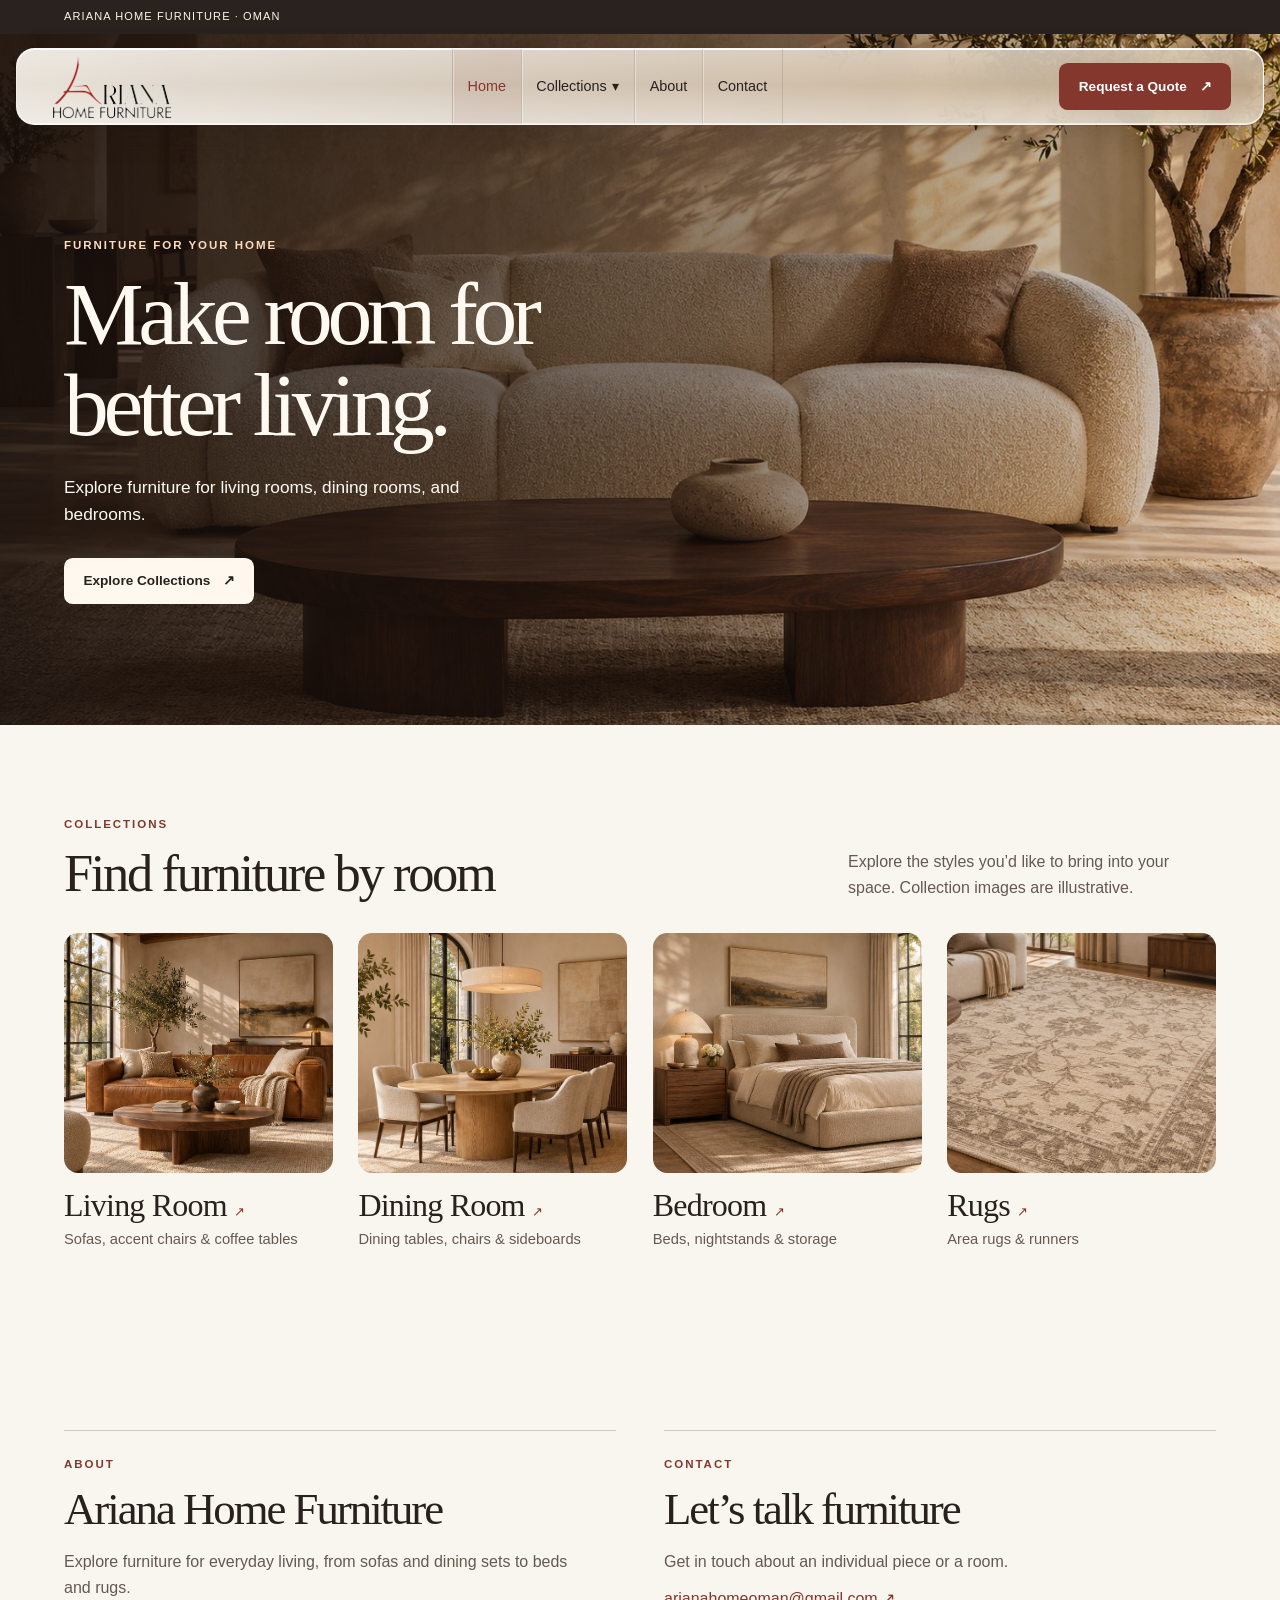
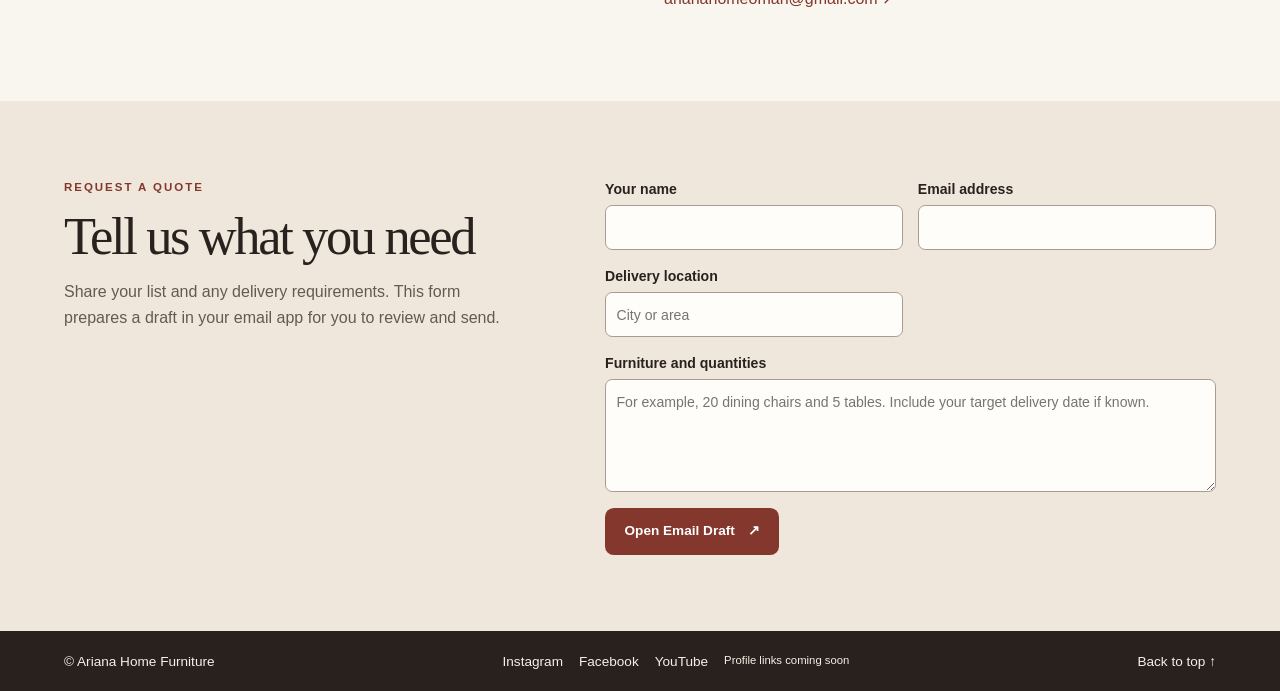
<file: index.html>
<!doctype html>
<html lang="en">
<head>
<meta charset="utf-8">
<meta name="viewport" content="width=device-width,initial-scale=1">
<meta name="description" content="Explore furniture for your home with Ariana Home Furniture.">
<title>Ariana Home Furniture | Furniture for Your Home</title>
<link rel="icon" href="ariana-home.ico">
<link rel="stylesheet" href="styles.css">
<script src="site.js" defer></script>
</head>
<body>
<a class="skip" href="#main">Skip to content</a>
<div class="strip"><span>ARIANA HOME FURNITURE · OMAN</span></div>
<header class="header">
  <div class="header-inner">
    <a href="#home" class="logo"><img src="logo.png" width="256" height="256" alt="Ariana Home Furniture"></a>
    <button class="menu-toggle" type="button" aria-expanded="false" aria-controls="navigation">Menu</button>
    <nav id="navigation" aria-label="Main navigation">
      <a href="#home" aria-current="page">Home</a>
      <div class="collection-menu"><button class="collections-toggle" type="button" aria-controls="collection-links" aria-expanded="false">Collections <span aria-hidden="true">▾</span></button>
        <div class="collection-links" id="collection-links" hidden>
          <a href="living-room.html">Living Room</a>
          <a href="dining-room.html">Dining Room</a>
          <a href="bedroom.html">Bedroom</a>
          <a href="rugs.html">Rugs</a>
        </div>
      </div>
      
      <a href="#about">About</a>
      <a href="#contact">Contact</a>
    </nav>
    <a class="button header-cta" href="#quote">Request a Quote <span aria-hidden="true">↗</span></a>
  </div>
</header>
<main id="main">
  <section class="hero" id="home" aria-labelledby="hero-title">
    <img src="living-room.jpg" alt="" fetchpriority="high">
    <div class="hero-content wrap">
      <p class="label">FURNITURE FOR YOUR HOME</p>
      <h1 id="hero-title">Make room for<br>better living.</h1>
      <p>Explore furniture for living rooms, dining rooms, and bedrooms.</p>
      <div class="actions"><a class="button paper" href="#collections">Explore Collections <span aria-hidden="true">↗</span></a></div>
    </div>
  </section>
  <section class="wrap section" id="collections" aria-labelledby="collections-title">
    <p class="label">COLLECTIONS</p>
    <div class="section-heading">
      <h2 id="collections-title">Find furniture by room</h2>
      <p>Explore the styles you’d like to bring into your space. Collection images are illustrative.</p>
    </div>
    <div class="categories">
      <a class="category" href="living-room.html"><img src="living.jpg" alt="Caramel sofa in a contemporary living room" loading="lazy"><h3>Living Room <span aria-hidden="true">↗</span></h3><p>Sofas, accent chairs & coffee tables</p></a>
      <a class="category" href="dining-room.html"><img src="dining.jpg" alt="Oak dining table with upholstered chairs" loading="lazy"><h3>Dining Room <span aria-hidden="true">↗</span></h3><p>Dining tables, chairs & sideboards</p></a>
      <a class="category" href="bedroom.html"><img src="bedroom.jpg" alt="Upholstered bed with a walnut nightstand" loading="lazy"><h3>Bedroom <span aria-hidden="true">↗</span></h3><p>Beds, nightstands & storage</p></a>
      <a class="category" href="rugs.html"><img src="rugs.jpg" alt="Textured ivory and taupe rug on an oak floor" loading="lazy"><h3>Rugs <span aria-hidden="true">↗</span></h3><p>Area rugs & runners</p></a>
    </div>
  </section>
  <section class="wrap section details" aria-label="About and contact">
    <article id="about"><p class="label">ABOUT</p><h2>Ariana Home Furniture</h2><p>Explore furniture for everyday living, from sofas and dining sets to beds and rugs.</p></article>
    <article id="contact"><p class="label">CONTACT</p><h2>Let’s talk furniture</h2><p>Get in touch about an individual piece or a room.</p><a class="text-link" href="mailto:arianahomeoman@gmail.com">arianahomeoman@gmail.com <span aria-hidden="true">↗</span></a></article>
  </section>
  <section id="quote" class="quote" aria-labelledby="quote-title">
    <div class="wrap quote-grid">
      <div><p class="label">REQUEST A QUOTE</p><h2 id="quote-title">Tell us what you need</h2><p>Share your list and any delivery requirements. This form prepares a draft in your email app for you to review and send.</p></div>
      <form id="quote-form">
        <div class="fields">
          <label>Your name<input name="name" autocomplete="name" required></label>
          <label>Email address<input name="email" type="email" autocomplete="email" required></label>
          <label>Delivery location<input name="location" autocomplete="address-level2" placeholder="City or area"></label>
        </div>
        <label>Furniture and quantities<textarea name="details" rows="4" placeholder="For example, 20 dining chairs and 5 tables. Include your target delivery date if known." required></textarea></label>
        <button class="button" type="submit">Open Email Draft <span aria-hidden="true">↗</span></button>
      </form>
    </div>
  </section>
</main>
<footer class="footer"><div class="wrap" style="flex-wrap:wrap;align-items:center"><span>© Ariana Home Furniture</span><div aria-label="Social media" style="display:flex;flex-wrap:wrap;gap:.45rem 1rem"><span>Instagram</span><span>Facebook</span><span>YouTube</span><small>Profile links coming soon</small></div><a href="#home">Back to top ↑</a></div></footer>
</body>
</html>
</file>
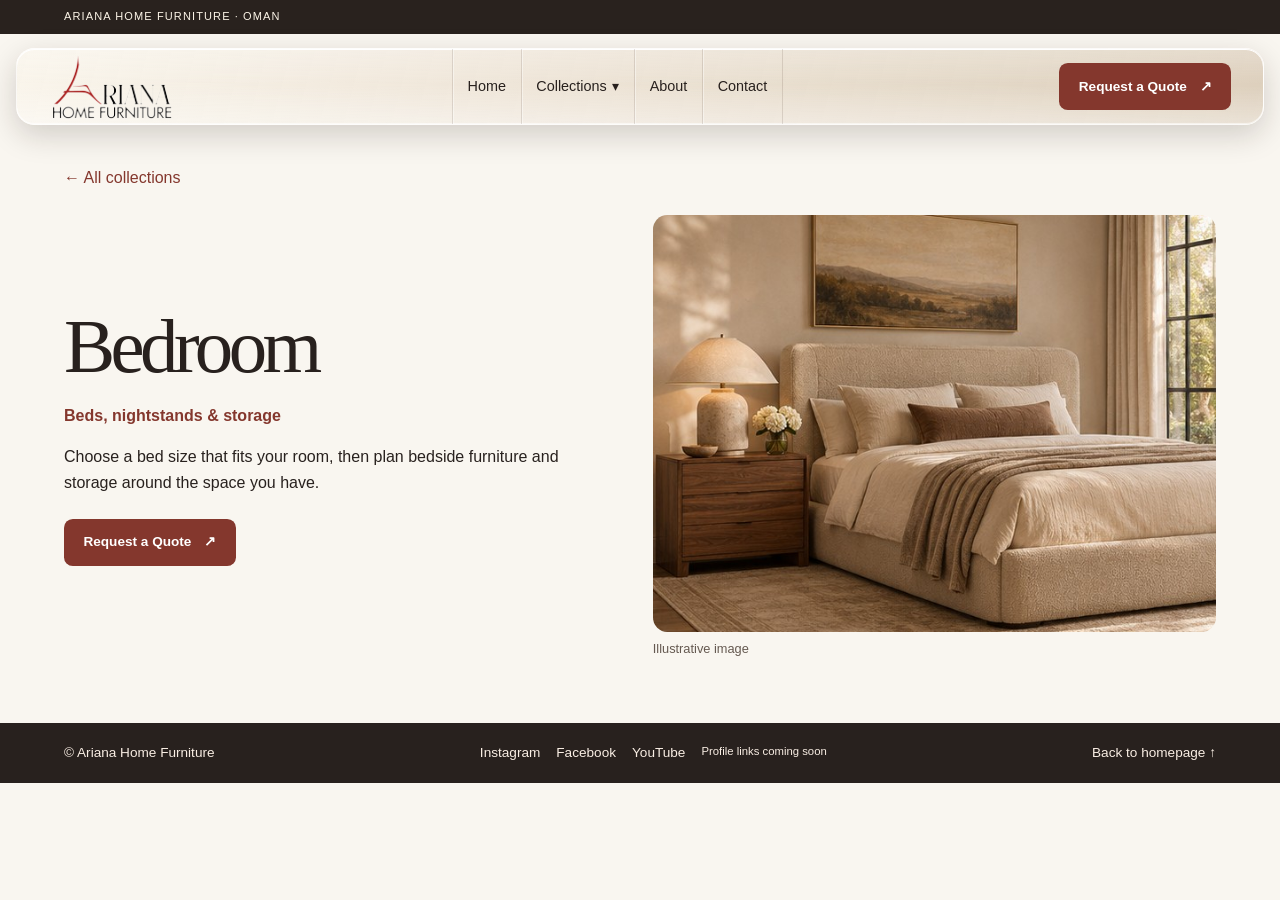
<file: bedroom.html>
<!doctype html>
<html lang="en">
<head>
<meta charset="utf-8">
<meta name="viewport" content="width=device-width,initial-scale=1">
<title>Bedroom | Ariana Home Furniture</title>
<link rel="icon" href="ariana-home.ico">
<link rel="stylesheet" href="styles.css">
<script src="site.js" defer></script>
</head>
<body>
<a class="skip" href="#main">Skip to content</a>
<div class="strip"><span>ARIANA HOME FURNITURE · OMAN</span></div>
<header class="header">
  <div class="header-inner">
    <a href="index.html#home" class="logo"><img src="logo.png" width="256" height="256" alt="Ariana Home Furniture"></a>
    <button class="menu-toggle" type="button" aria-expanded="false" aria-controls="navigation">Menu</button>
    <nav id="navigation" aria-label="Main navigation">
      <a href="index.html#home">Home</a>
      <div class="collection-menu"><button class="collections-toggle" type="button" aria-controls="collection-links" aria-expanded="false">Collections <span aria-hidden="true">▾</span></button>
        <div class="collection-links" id="collection-links" hidden>
          <a href="living-room.html">Living Room</a>
          <a href="dining-room.html">Dining Room</a>
          <a href="bedroom.html" aria-current="page">Bedroom</a>
          <a href="rugs.html">Rugs</a>
        </div>
      </div>
      
      <a href="index.html#about">About</a>
      <a href="index.html#contact">Contact</a>
    </nav>
    <a class="button header-cta" href="index.html#quote">Request a Quote <span aria-hidden="true">↗</span></a>
  </div>
</header>
<main class="wrap collection-page" id="main">
  <a class="text-link" href="index.html#collections">← All collections</a>
  <section class="collection-intro">
    <div><h1>Bedroom</h1><p class="collection-summary">Beds, nightstands & storage</p><p>Choose a bed size that fits your room, then plan bedside furniture and storage around the space you have.</p>
      <a class="button" href="index.html?collection=bedroom#quote">Request a Quote <span aria-hidden="true">↗</span></a>
    </div>
    <figure><img src="bedroom.jpg" alt="Upholstered bed with a walnut nightstand" fetchpriority="high"><figcaption>Illustrative image</figcaption></figure>
  </section>
</main>
<footer class="footer"><div class="wrap" style="flex-wrap:wrap;align-items:center"><span>© Ariana Home Furniture</span><div aria-label="Social media" style="display:flex;flex-wrap:wrap;gap:.45rem 1rem"><span>Instagram</span><span>Facebook</span><span>YouTube</span><small>Profile links coming soon</small></div><a href="index.html#home">Back to homepage ↑</a></div></footer>
</body>
</html>
</file>
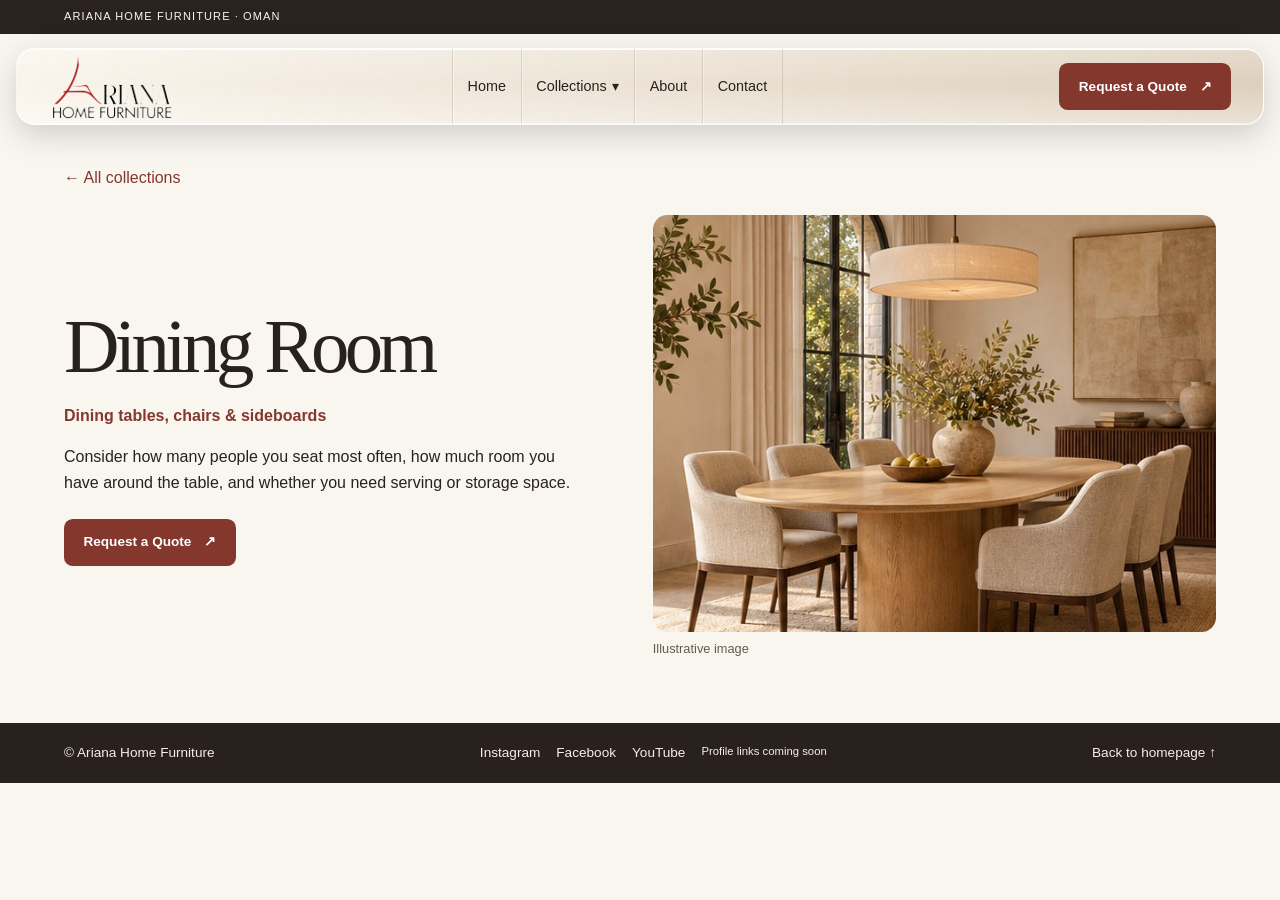
<file: dining-room.html>
<!doctype html>
<html lang="en">
<head>
<meta charset="utf-8">
<meta name="viewport" content="width=device-width,initial-scale=1">
<title>Dining Room | Ariana Home Furniture</title>
<link rel="icon" href="ariana-home.ico">
<link rel="stylesheet" href="styles.css">
<script src="site.js" defer></script>
</head>
<body>
<a class="skip" href="#main">Skip to content</a>
<div class="strip"><span>ARIANA HOME FURNITURE · OMAN</span></div>
<header class="header">
  <div class="header-inner">
    <a href="index.html#home" class="logo"><img src="logo.png" width="256" height="256" alt="Ariana Home Furniture"></a>
    <button class="menu-toggle" type="button" aria-expanded="false" aria-controls="navigation">Menu</button>
    <nav id="navigation" aria-label="Main navigation">
      <a href="index.html#home">Home</a>
      <div class="collection-menu"><button class="collections-toggle" type="button" aria-controls="collection-links" aria-expanded="false">Collections <span aria-hidden="true">▾</span></button>
        <div class="collection-links" id="collection-links" hidden>
          <a href="living-room.html">Living Room</a>
          <a href="dining-room.html" aria-current="page">Dining Room</a>
          <a href="bedroom.html">Bedroom</a>
          <a href="rugs.html">Rugs</a>
        </div>
      </div>
      
      <a href="index.html#about">About</a>
      <a href="index.html#contact">Contact</a>
    </nav>
    <a class="button header-cta" href="index.html#quote">Request a Quote <span aria-hidden="true">↗</span></a>
  </div>
</header>
<main class="wrap collection-page" id="main">
  <a class="text-link" href="index.html#collections">← All collections</a>
  <section class="collection-intro">
    <div><h1>Dining Room</h1><p class="collection-summary">Dining tables, chairs & sideboards</p><p>Consider how many people you seat most often, how much room you have around the table, and whether you need serving or storage space.</p>
      <a class="button" href="index.html?collection=dining-room#quote">Request a Quote <span aria-hidden="true">↗</span></a>
    </div>
    <figure><img src="dining.jpg" alt="Oak dining table with upholstered chairs" fetchpriority="high"><figcaption>Illustrative image</figcaption></figure>
  </section>
</main>
<footer class="footer"><div class="wrap" style="flex-wrap:wrap;align-items:center"><span>© Ariana Home Furniture</span><div aria-label="Social media" style="display:flex;flex-wrap:wrap;gap:.45rem 1rem"><span>Instagram</span><span>Facebook</span><span>YouTube</span><small>Profile links coming soon</small></div><a href="index.html#home">Back to homepage ↑</a></div></footer>
</body>
</html>
</file>
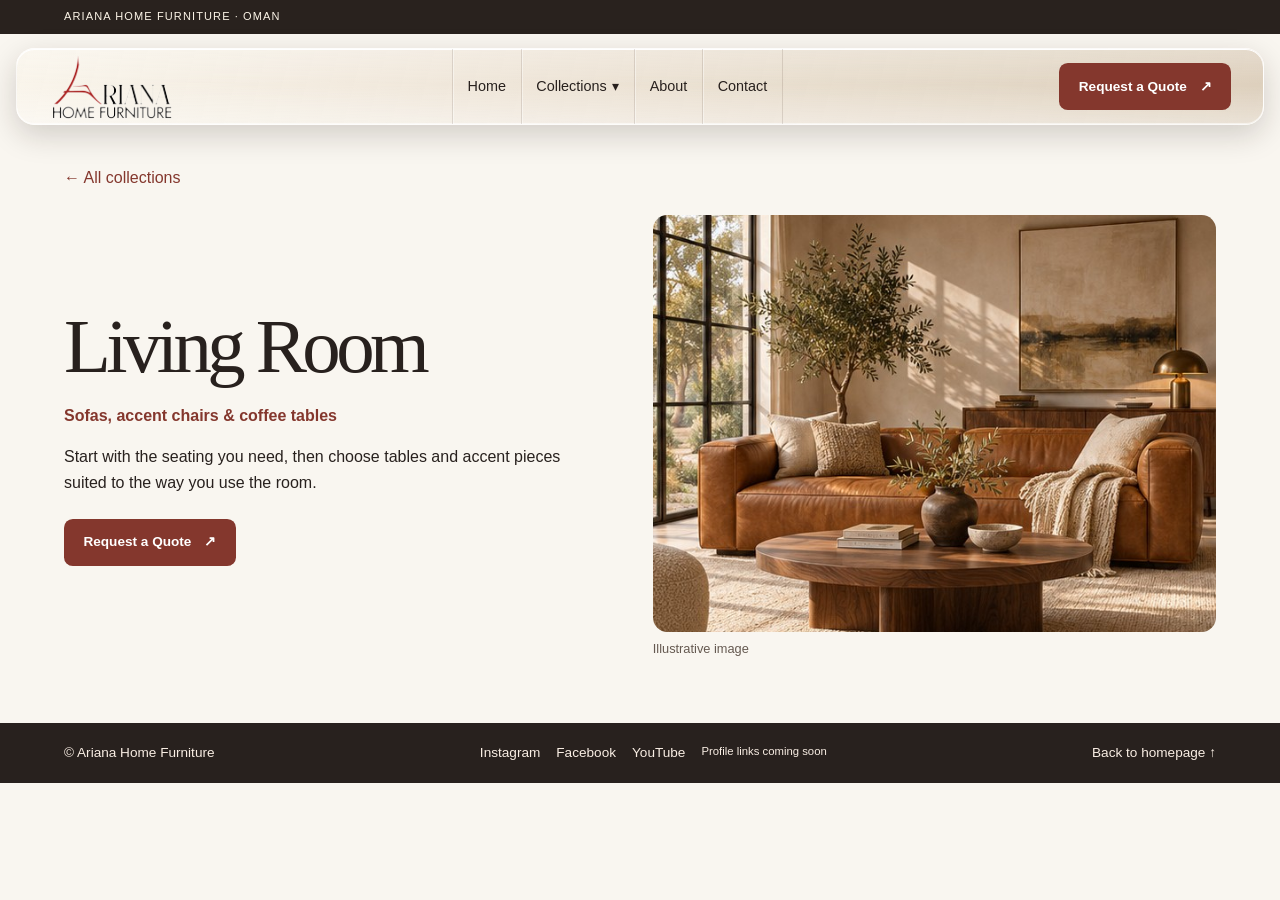
<file: living-room.html>
<!doctype html>
<html lang="en">
<head>
<meta charset="utf-8">
<meta name="viewport" content="width=device-width,initial-scale=1">
<title>Living Room | Ariana Home Furniture</title>
<link rel="icon" href="ariana-home.ico">
<link rel="stylesheet" href="styles.css">
<script src="site.js" defer></script>
</head>
<body>
<a class="skip" href="#main">Skip to content</a>
<div class="strip"><span>ARIANA HOME FURNITURE · OMAN</span></div>
<header class="header">
  <div class="header-inner">
    <a href="index.html#home" class="logo"><img src="logo.png" width="256" height="256" alt="Ariana Home Furniture"></a>
    <button class="menu-toggle" type="button" aria-expanded="false" aria-controls="navigation">Menu</button>
    <nav id="navigation" aria-label="Main navigation">
      <a href="index.html#home">Home</a>
      <div class="collection-menu"><button class="collections-toggle" type="button" aria-controls="collection-links" aria-expanded="false">Collections <span aria-hidden="true">▾</span></button>
        <div class="collection-links" id="collection-links" hidden>
          <a href="living-room.html" aria-current="page">Living Room</a>
          <a href="dining-room.html">Dining Room</a>
          <a href="bedroom.html">Bedroom</a>
          <a href="rugs.html">Rugs</a>
        </div>
      </div>
      
      <a href="index.html#about">About</a>
      <a href="index.html#contact">Contact</a>
    </nav>
    <a class="button header-cta" href="index.html#quote">Request a Quote <span aria-hidden="true">↗</span></a>
  </div>
</header>
<main class="wrap collection-page" id="main">
  <a class="text-link" href="index.html#collections">← All collections</a>
  <section class="collection-intro">
    <div><h1>Living Room</h1><p class="collection-summary">Sofas, accent chairs & coffee tables</p><p>Start with the seating you need, then choose tables and accent pieces suited to the way you use the room.</p>
      <a class="button" href="index.html?collection=living-room#quote">Request a Quote <span aria-hidden="true">↗</span></a>
    </div>
    <figure><img src="living.jpg" alt="Caramel sofa in a contemporary living room" fetchpriority="high"><figcaption>Illustrative image</figcaption></figure>
  </section>
</main>
<footer class="footer"><div class="wrap" style="flex-wrap:wrap;align-items:center"><span>© Ariana Home Furniture</span><div aria-label="Social media" style="display:flex;flex-wrap:wrap;gap:.45rem 1rem"><span>Instagram</span><span>Facebook</span><span>YouTube</span><small>Profile links coming soon</small></div><a href="index.html#home">Back to homepage ↑</a></div></footer>
</body>
</html>
</file>
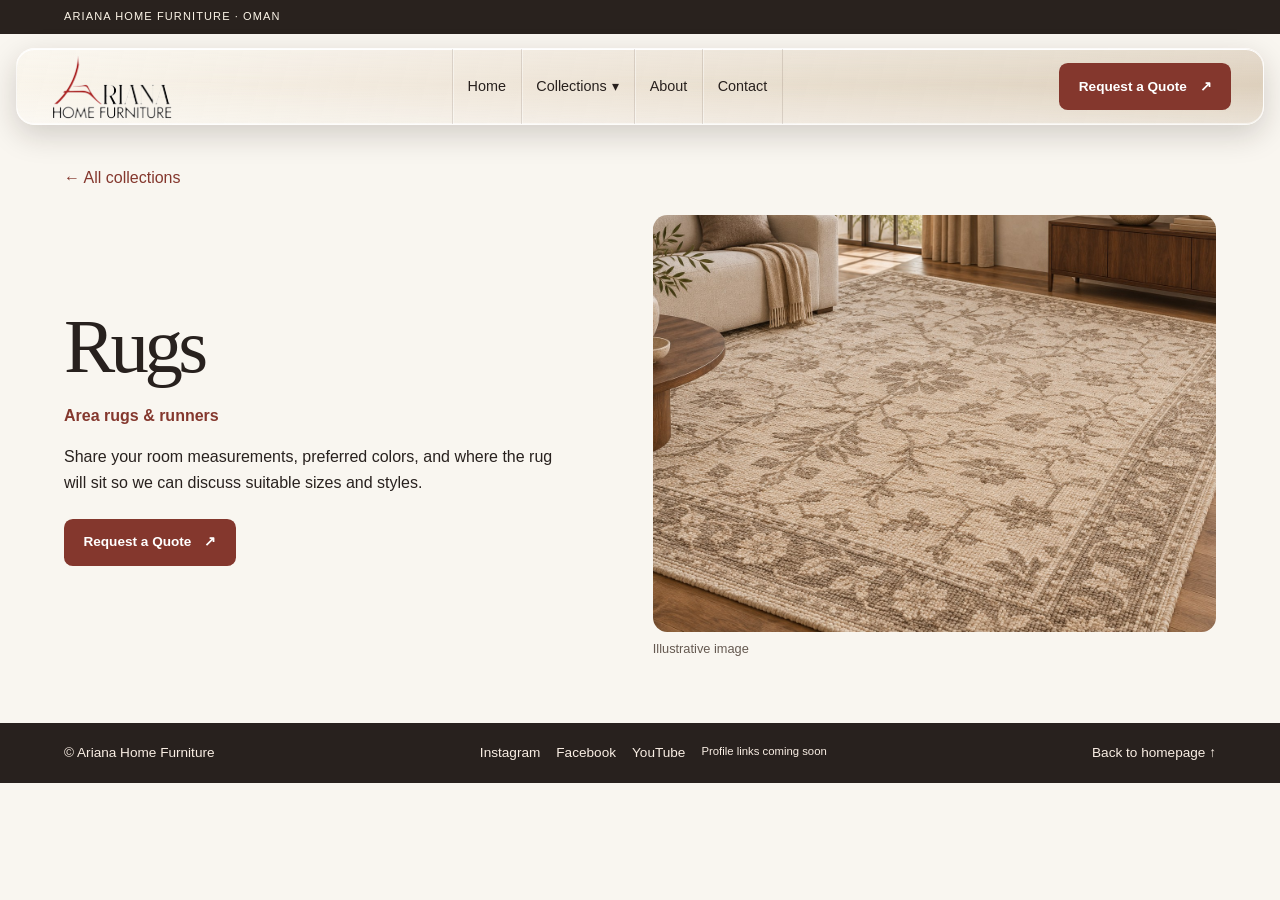
<file: rugs.html>
<!doctype html>
<html lang="en">
<head>
<meta charset="utf-8">
<meta name="viewport" content="width=device-width,initial-scale=1">
<title>Rugs | Ariana Home Furniture</title>
<link rel="icon" href="ariana-home.ico">
<link rel="stylesheet" href="styles.css">
<script src="site.js" defer></script>
</head>
<body>
<a class="skip" href="#main">Skip to content</a>
<div class="strip"><span>ARIANA HOME FURNITURE · OMAN</span></div>
<header class="header">
  <div class="header-inner">
    <a href="index.html#home" class="logo"><img src="logo.png" width="256" height="256" alt="Ariana Home Furniture"></a>
    <button class="menu-toggle" type="button" aria-expanded="false" aria-controls="navigation">Menu</button>
    <nav id="navigation" aria-label="Main navigation">
      <a href="index.html#home">Home</a>
      <div class="collection-menu"><button class="collections-toggle" type="button" aria-controls="collection-links" aria-expanded="false">Collections <span aria-hidden="true">▾</span></button>
        <div class="collection-links" id="collection-links" hidden>
          <a href="living-room.html">Living Room</a>
          <a href="dining-room.html">Dining Room</a>
          <a href="bedroom.html">Bedroom</a>
          <a href="rugs.html" aria-current="page">Rugs</a>
        </div>
      </div>
      
      <a href="index.html#about">About</a>
      <a href="index.html#contact">Contact</a>
    </nav>
    <a class="button header-cta" href="index.html#quote">Request a Quote <span aria-hidden="true">↗</span></a>
  </div>
</header>
<main class="wrap collection-page" id="main">
  <a class="text-link" href="index.html#collections">← All collections</a>
  <section class="collection-intro">
    <div><h1>Rugs</h1><p class="collection-summary">Area rugs & runners</p><p>Share your room measurements, preferred colors, and where the rug will sit so we can discuss suitable sizes and styles.</p>
      <a class="button" href="index.html?collection=rugs#quote">Request a Quote <span aria-hidden="true">↗</span></a>
    </div>
    <figure><img src="rugs.jpg" alt="Textured ivory and taupe rug on an oak floor" fetchpriority="high"><figcaption>Illustrative image</figcaption></figure>
  </section>
</main>
<footer class="footer"><div class="wrap" style="flex-wrap:wrap;align-items:center"><span>© Ariana Home Furniture</span><div aria-label="Social media" style="display:flex;flex-wrap:wrap;gap:.45rem 1rem"><span>Instagram</span><span>Facebook</span><span>YouTube</span><small>Profile links coming soon</small></div><a href="index.html#home">Back to homepage ↑</a></div></footer>
</body>
</html>
</file>
<file: styles.css>
:root {
  --ink: #28211e;
  --muted: #655950;
  --paper: #f9f6f0;
  --accent: #84372d;
  --line: #d4c8bc;
  --serif: "Baskerville Old Face", Georgia, serif;
}
* { box-sizing: border-box; }
html { scroll-behavior: smooth; }
body { margin: 0; background: var(--paper); color: var(--ink); font: 1rem/1.6 "Segoe UI", sans-serif; }
img { display: block; max-width: 100%; }
a { color: inherit; text-decoration: none; }
a:focus-visible, button:focus-visible, input:focus-visible, select:focus-visible, textarea:focus-visible { outline: 3px solid #a85e3a; outline-offset: 4px; }
h1, h2, h3, p { margin: 0; }
h1, h2, h3 { font-family: var(--serif); font-weight: 400; line-height: 1.02; }
h1 { font-size: clamp(3.25rem, 7vw, 7.5rem); letter-spacing: -.06em; }
h2 { font-size: clamp(2.45rem, 4.1vw, 4.6rem); letter-spacing: -.045em; }
h3 { font-size: clamp(1.65rem, 2.5vw, 2.35rem); letter-spacing: -.025em; }
.wrap { width: min(100% - clamp(2rem, 10vw, 9rem), 87rem); margin-inline: auto; }
.skip { position: fixed; z-index: 5; top: .5rem; left: .5rem; padding: .5rem; background: white; transform: translateY(-200%); }
.skip:focus { transform: none; }
.strip { display: flex; justify-content: space-between; gap: .75rem; padding: .52rem clamp(1rem, 5vw, 4.5rem); background: #29221e; color: #fcf5e8; font-size: .69rem; letter-spacing: .10em; }
.strip a:hover, .footer a:hover, .text-link:hover { text-decoration: underline; }
.header { background: #fffdf9; }
.header-inner { display: flex; align-items: center; justify-content: space-between; gap: 1.25rem; width: min(100% - clamp(2rem, 10vw, 9rem), 87rem); margin: auto; min-height: 5.5rem; }
.logo { display: block; width: 8.4rem; height: 4.35rem; overflow: hidden; flex-shrink: 0; }
.logo img { width: 100%; height: auto; transform: translateY(-24%); filter: url("data:image/svg+xml,%3Csvg xmlns='http://www.w3.org/2000/svg'%3E%3Cfilter id='clear' color-interpolation-filters='sRGB'%3E%3CfeColorMatrix type='matrix' values='1 0 0 0 0 0 1 0 0 0 0 0 1 0 0 0 0 -1.05 1 0'/%3E%3C/filter%3E%3C/svg%3E#clear"); }
nav { display: flex; align-items: center; gap: clamp(.8rem, 2.5vw, 2.6rem); font-size: .9rem; }
nav a { padding-block: .6rem; white-space: nowrap; }
nav a:hover, nav a[aria-current] { color: var(--accent); text-decoration: underline; text-underline-offset: .45rem; }
.menu-toggle { display: none; }
.button { display: inline-flex; justify-content: center; align-items: center; gap: .8rem; padding: .82rem 1.15rem; border: 1px solid transparent; background: var(--accent); color: white; font: 650 .85rem/1.35 "Segoe UI", sans-serif; cursor: pointer; }
.button:hover { filter: brightness(1.12); }
.hero { display: grid; align-items: center; position: relative; isolation: isolate; min-height: clamp(31rem, 54vw, 49rem); color: #fffaf1; background: #3e2f26; }
.hero > img, .hero::after { position: absolute; inset: 0; width: 100%; height: 100%; z-index: -1; }
.hero > img { object-fit: cover; object-position: 50% 57%; }
.hero::after { content: ""; background: linear-gradient(90deg,rgba(23,15,11,.86),rgba(23,15,11,.65) 35%,rgba(23,15,11,.1) 100%); }
.hero-content { padding-block: 4rem; }
.label { margin-bottom: .85rem; font-size: .72rem; font-weight: 700; letter-spacing: .17em; color: var(--accent); }
.hero .label { color: #ffdbc0; }
.hero-content > p:not(.label) { margin-top: 1.45rem; max-width: 28rem; font-size: 1.08rem; }
.actions { display: flex; flex-wrap: wrap; gap: .65rem; margin-top: 1.8rem; }
.paper { background: #fff8ee; color: var(--ink); }
.outline { border-color: #f2e3d4; background: #281e1750; }
.section { padding-block: clamp(3.2rem, 7vw, 7rem); }
.section-heading { display: flex; align-items: end; justify-content: space-between; gap: 1.2rem; margin-bottom: 2rem; }
.section-heading p { max-width: 23rem; color: var(--muted); }
.categories { display: grid; grid-template-columns: repeat(3,minmax(0,1fr)); gap: clamp(.9rem, 2vw, 2rem); }
.categories img { width: 100%; aspect-ratio: 1.12; object-fit: cover; background: #d7c6b1; }
.categories h3 { margin-top: 1rem; }
.categories p { margin-top: .4rem; color: var(--muted); font-size: .92rem; }
.bulk { display: grid; grid-template-columns: 1.05fr 1fr; background: #302721; color: #fff8ed; }
.bulk img { width: 100%; height: 100%; min-height: 25rem; object-fit: cover; }
.bulk-content { align-self: center; padding: clamp(2rem, 6vw, 6rem); }
.bulk .label { color: #ffcfaa; }
.bulk p:not(.label), .details p:not(.label), .quote p:not(.label) { margin-top: 1rem; max-width: 33rem; }
.bulk .button { margin-top: 1.5rem; }
.details { display: grid; grid-template-columns: 1fr 1fr; gap: 3rem; }
.details h2 { font-size: clamp(2rem, 3.5vw, 3.75rem); }
.details p:not(.label), .quote p:not(.label) { color: var(--muted); }
.text-link { display: inline-block; overflow-wrap: anywhere; margin-top: .7rem; color: var(--accent); }
.quote { padding-block: clamp(3rem, 6vw, 6rem); background: #efe7dc; }
.quote-grid { display: grid; grid-template-columns: .85fr 1.15fr; gap: clamp(1.75rem, 7vw, 7rem); }
.fields { display: grid; grid-template-columns: 1fr 1fr; gap: .9rem; margin-bottom: .9rem; }
form label { display: grid; gap: .3rem; font-size: .88rem; font-weight: 600; }
form input, form select, form textarea { width: 100%; min-width: 0; border: 1px solid #aa9a8f; padding: .65rem; background: #fffdf9; color: var(--ink); font: inherit; font-weight: 400; border-radius: 0; }
form textarea { resize: vertical; }
form button { margin-top: 1rem; }
.footer { background: #28211e; color: #f9eee4; padding-block: 1.2rem; font-size: .85rem; }
.footer .wrap { display: flex; justify-content: space-between; gap: 1rem; }
@media (max-width: 800px) {
  .header-inner { min-height: 4.6rem; flex-wrap: wrap; gap: 0; }
  .menu-toggle { display: inline-block; background: none; border: 1px solid var(--line); color: var(--ink); padding: .5rem .8rem; font: inherit; }
  .header-cta { display: none; }
  nav { display: none; width: 100%; gap: .25rem; flex-direction: column; align-items: stretch; padding-bottom: .65rem; }
  .menu-toggle[aria-expanded="true"] + nav { display: flex; }
  .hero::after { background: linear-gradient(90deg,rgba(23,15,11,.85),rgba(23,15,11,.36)); }
  .section-heading { align-items: start; flex-direction: column; }
  .bulk, .quote-grid { grid-template-columns: 1fr; }
  .bulk img { min-height: 0; aspect-ratio: 1.6; }
}
@media (max-width: 530px) {
  .strip { font-size: .58rem; letter-spacing: .035em; }
  .categories, .details, .fields { grid-template-columns: 1fr; }
  .categories { gap: 1.7rem; }
  .categories img { aspect-ratio: 1.5; }
  .hero { min-height: 30rem; }
  .hero-content > p:not(.label) { font-size: 1rem; }
}
@media (prefers-reduced-motion: reduce) { html { scroll-behavior: auto; } }

/* The navigation floats above the hero and stays within reach as visitors scroll. */
.header {
  position: sticky;
  top: 0;
  z-index: 4;
  height: 0;
  background: transparent;
}
.header-inner {
  position: relative;
  top: .85rem;
  width: min(100% - 2rem, 87rem);
  min-height: 4.85rem;
  padding: .3rem clamp(.85rem, 2.6vw, 2rem);
  border: 1px solid rgba(255, 255, 255, .83);
  border-radius: 1.15rem;
  background: rgba(250, 245, 237, .94);
  box-shadow: 0 10px 30px rgba(31, 21, 15, .18), inset 0 1px 0 #fff;
}
@supports (backdrop-filter: blur(1px)) {
  .header-inner {
    background: linear-gradient(168deg, rgba(255, 255, 255, .88), rgba(255, 255, 255, .37) 34%, rgba(255, 255, 255, .08) 49%, transparent 52%), linear-gradient(105deg, rgba(250, 242, 231, .79), rgba(236, 224, 207, .64));
    backdrop-filter: blur(20px) saturate(145%);
  }
}
.logo { width: 7.9rem; height: 4.1rem; }
nav { gap: clamp(.25rem, 1.55vw, 1.45rem); }
nav a { padding: .55rem .75rem; border-radius: .55rem; }
nav a:hover, nav a[aria-current] { background: #84372d14; text-decoration: none; }
.button, .menu-toggle { border-radius: .55rem; }
.hero-content { padding-top: 9rem; }
.hero::after { background: linear-gradient(90deg, #17100dd9, #17100d9c 40%, #17100d19 100%); }
.categories img { border-radius: .9rem; }
.details article { border-top: 1px solid var(--line); padding-top: 1.5rem; }
form input, form select, form textarea { border-radius: .45rem; }
main [id] { scroll-margin-top: 6.5rem; }
@media (max-width: 800px) {
  .header-inner { top: .55rem; min-height: 4.25rem; }
  .logo { width: 7rem; height: 3.65rem; }
  .menu-toggle { background: rgba(255, 255, 255, .22); }
  .hero-content { padding-top: 7.25rem; }
  nav { border-top: 1px solid var(--line); padding-top: .45rem; }
  nav a { padding: .55rem .75rem; }
}



/* Keep the reflection continuous behind the full-height navigation cells. */
.header-inner {
  background: linear-gradient(180deg, #fff5 0%, #fff2 48%, #fff7 100%), linear-gradient(105deg, #f8f2e7e8, #c9b498b3);
  box-shadow: 0 10px 30px #1f150f2e, inset 0 1px 0 #fff, inset 0 -1px 0 #fff8;
}
@media (min-width: 801px) {
  .header-inner { padding-block: 0; }
  .header-inner nav { align-self: stretch; align-items: stretch; gap: 0; }
  .header-inner nav a {
    display: flex;
    align-items: center;
    padding-inline: clamp(.65rem, 1.15vw, 1.1rem);
    border-left: 1px solid #49352824;
    box-shadow: inset 1px 0 #fff6;
    border-radius: 0;
  }
  .header-inner nav a:last-child { border-right: 1px solid #49352824; }
}

.collections-toggle {
  display: flex; align-items: center; gap: .38em; background: transparent;
  color: inherit; border: 0; padding: .55rem .75rem; font: inherit; cursor: pointer;
}
.collection-menu { position: relative; display: flex; }
.collection-links[hidden] { display: none; }
.collection-links {
  position: absolute; top: 100%; left: 0; min-width: 12rem; padding: .35rem;
  background: #fffaf1; border: 1px solid var(--line); border-radius: .7rem;
  box-shadow: 0 12px 25px #261a152b;
}
.collection-links a { display: block; padding: .6rem .75rem; }
.collections-toggle:hover, .collections-toggle[aria-expanded="true"] { background: #84372d14; color: var(--accent); }
.categories { grid-template-columns: repeat(4,minmax(0,1fr)); }
.category { display: block; }
.category:hover h3 { color: var(--accent); }
.category h3 span { font: .8rem "Segoe UI", sans-serif; color: var(--accent); white-space: nowrap; }
.collection-page { padding-block: 7.5rem 4rem; }
.collection-intro { display: grid; grid-template-columns: 1fr 1.1fr; gap: clamp(2rem, 6vw, 6rem); align-items: center; margin-top: 1.5rem; }
.collection-intro h1 { font-size: clamp(3.2rem, 6vw, 6.75rem); }
.collection-intro p { margin-top: 1rem; max-width: 33rem; }
.collection-summary { color: var(--accent); font-weight: 650; }
.collection-intro .button { margin-top: 1.5rem; }
.collection-intro figure { margin: 0; }
.collection-intro img { width: 100%; aspect-ratio: 1.35; object-fit: cover; border-radius: .9rem; }
.collection-intro figcaption { color: var(--muted); font-size: .8rem; margin-top: .4rem; }
@media (min-width: 801px) {
  .collections-toggle { border-left: 1px solid #49352824; box-shadow: inset 1px 0 #fff6; padding-inline: clamp(.65rem, 1.15vw, 1.1rem); }
  .header-inner nav .collection-links a { border: 0; box-shadow: none; border-radius: .4rem; }
}
@media (max-width: 800px) {
  .collection-menu { display: block; }
  .collections-toggle { width: 100%; justify-content: space-between; }
  .collection-links { position: static; min-width: 0; box-shadow: none; margin-inline: .75rem; }
  .categories { grid-template-columns: repeat(2,minmax(0,1fr)); }
  .collection-intro { grid-template-columns: 1fr; }
}
@media (max-width: 530px) { .categories { grid-template-columns: 1fr; } }
</file>
